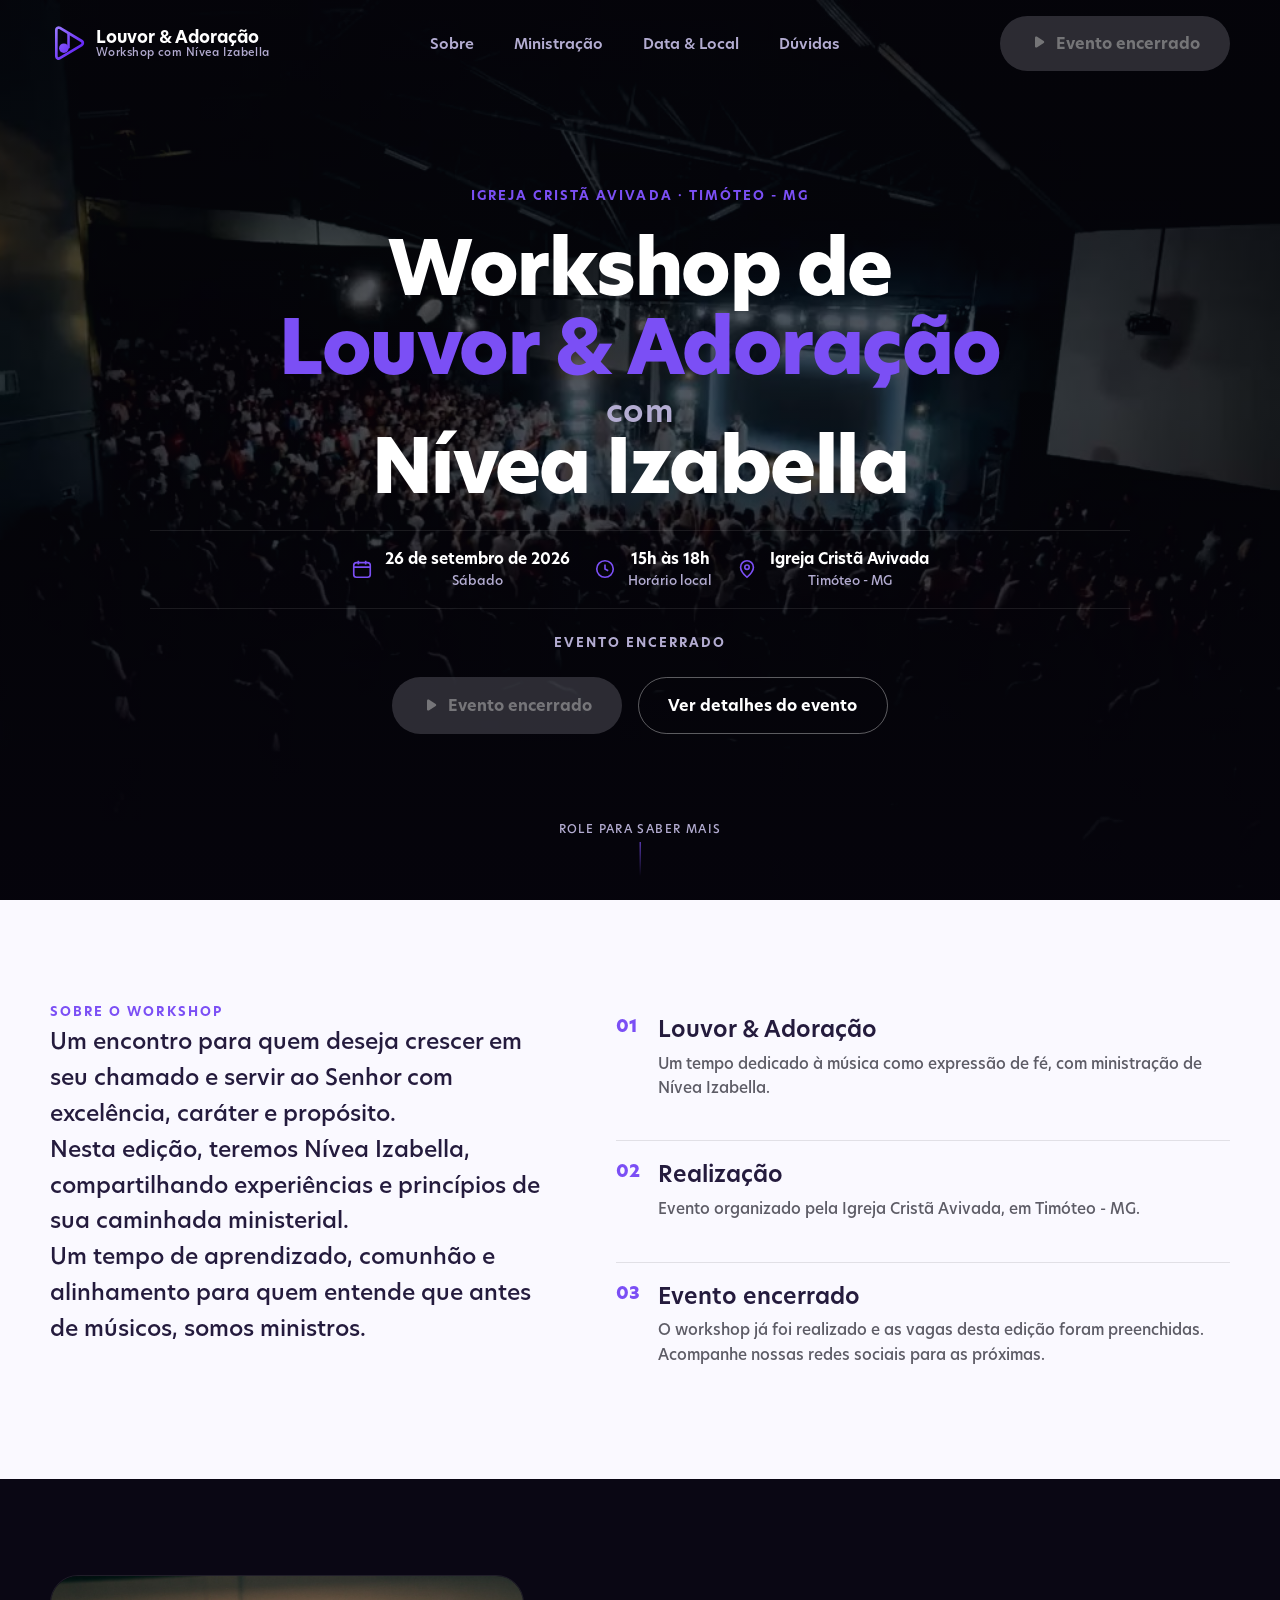
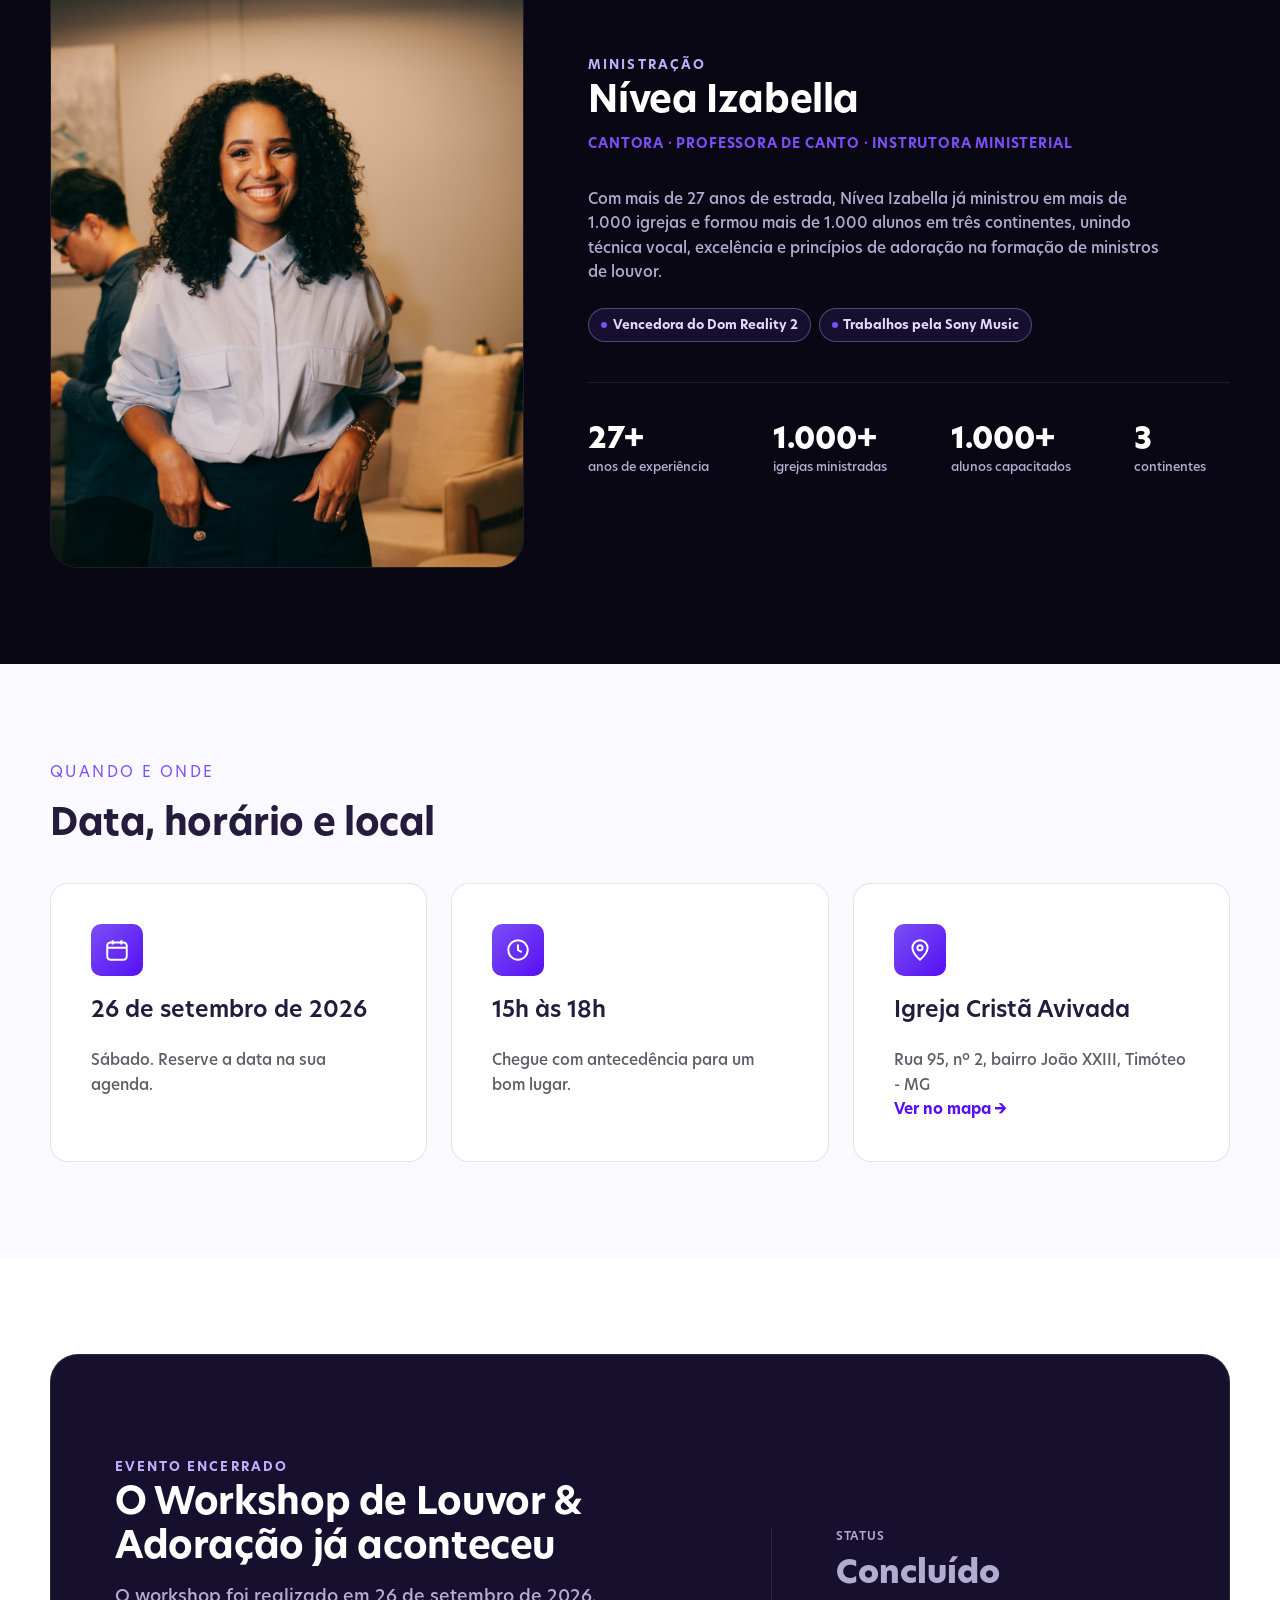
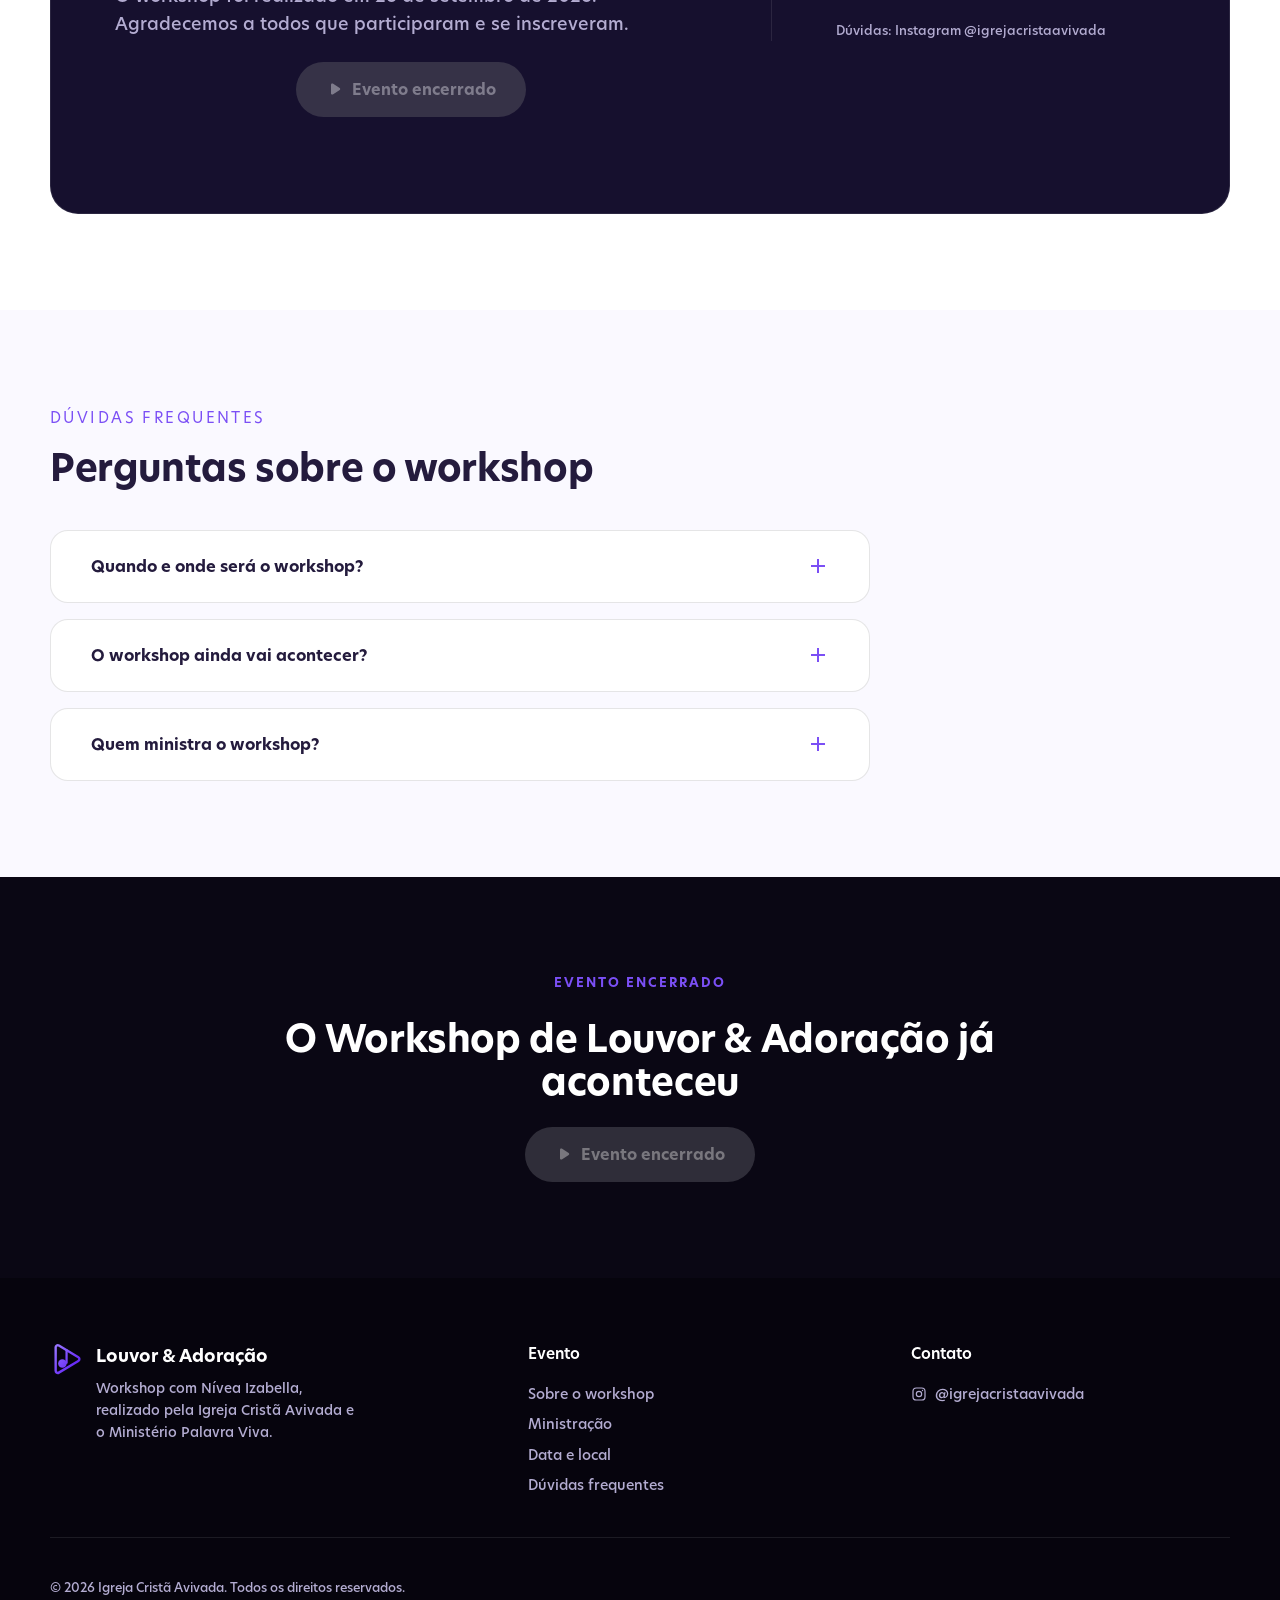
<file: index.html>
<!DOCTYPE html>
<html lang="pt-BR">
<head>
  <meta charset="UTF-8">
  <meta name="viewport" content="width=device-width, initial-scale=1.0, viewport-fit=cover">
  <title>Workshop de Louvor & Adoração</title>
  <meta name="description" content="Workshop de Louvor & Adoração com Nívea Izabella. Realizado em 26 de setembro de 2026, das 15h às 18h, na Igreja Cristã Avivada, em Timóteo - MG. Evento encerrado.">
  <meta name="theme-color" content="#0A0714">
  <link rel="canonical" href="https://workshopniveaizabella.netlify.app/">

  <!-- Open Graph -->
  <meta property="og:type" content="website">
  <meta property="og:title" content="Workshop de Louvor & Adoração">
  <meta property="og:description" content="26 de setembro de 2026 · 15h às 18h · Igreja Cristã Avivada · Timóteo - MG · Evento encerrado">
  <meta property="og:url" content="https://workshopniveaizabella.netlify.app/">
  <meta property="og:site_name" content="Workshop de Louvor & Adoração">
  <meta property="og:image" content="https://workshopniveaizabella.netlify.app/assets/images/og-workshop.jpg">
  <meta property="og:image:width" content="1200">
  <meta property="og:image:height" content="630">
  <meta property="og:image:alt" content="Workshop de Louvor & Adoração com Nívea Izabella em Timóteo, MG">
  <meta property="og:locale" content="pt_BR">

  <!-- Twitter Card -->
  <meta name="twitter:card" content="summary_large_image">
  <meta name="twitter:title" content="Workshop de Louvor & Adoração com Nívea Izabella">
  <meta name="twitter:description" content="26 de setembro de 2026 · 15h às 18h · Igreja Cristã Avivada · Timóteo - MG · Evento encerrado">
  <meta name="twitter:image" content="https://workshopniveaizabella.netlify.app/assets/images/og-workshop.jpg">
  <meta name="twitter:image:alt" content="Workshop de Louvor & Adoração com Nívea Izabella em Timóteo, MG">

  <!-- Favicon -->
  <link rel="icon" type="image/svg+xml" href="assets/logos/logo-icon.svg">

  <!-- Fonte oficial da marca: Hero New (arquivos em assets/fonts/) -->
  <link rel="preload" as="font" type="font/woff" href="assets/fonts/hero-new-regular.woff" crossorigin>
  <link rel="preload" as="font" type="font/woff" href="assets/fonts/hero-new-extrabold.woff" crossorigin>

  <link rel="preload" as="image" href="assets/images/hero-bg-poster.jpg" fetchpriority="high">
  <link rel="stylesheet" href="css/style.css">
  <!-- Dados estruturados do evento para mecanismos de busca -->
  <script type="application/ld+json">
  {
    "@context": "https://schema.org",
    "@type": "Event",
    "name": "Workshop de Louvor & Adoração",
    "description": "Workshop de Louvor & Adoração com Nívea Izabella, realizado pela Igreja Cristã Avivada em Timóteo, MG.",
    "startDate": "2026-09-26T15:00:00-03:00",
    "endDate": "2026-09-26T18:00:00-03:00",
    "eventStatus": "https://schema.org/EventScheduled",
    "eventAttendanceMode": "https://schema.org/OfflineEventAttendanceMode",
    "image": ["https://workshopniveaizabella.netlify.app/assets/images/og-workshop.jpg"],
    "location": {
      "@type": "Place",
      "name": "Igreja Cristã Avivada",
      "address": {
        "@type": "PostalAddress",
        "streetAddress": "Rua 95, nº 2, bairro João XXIII",
        "addressLocality": "Timóteo",
        "addressRegion": "MG",
        "addressCountry": "BR"
      }
    },
    "performer": {
      "@type": "Person",
      "name": "Nívea Izabella"
    },
    "organizer": {
      "@type": "Organization",
      "name": "Igreja Cristã Avivada"
    },
    "offers": {
      "@type": "Offer",
      "url": "https://www.e-inscricao.com/igreja-crist-avivada/workshopniveaisabella",
      "price": "39.90",
      "priceCurrency": "BRL",
      "availability": "https://schema.org/SoldOut"
    }
  }
  </script>
</head>
<body>
  <a href="#main" class="skip-link">Pular para o conteúdo</a>

  <header class="site-header" id="siteHeader">
    <div class="container header__inner">
      <a href="#hero" class="brand" aria-label="Workshop de Louvor e Adoração, página inicial">
        <img class="brand__icon" src="assets/logos/logo-icon.svg" alt="" width="38" height="38">
        <span class="brand__text">
          <strong>Louvor & Adoração</strong>
          <span>Workshop com Nívea Izabella</span>
        </span>
      </a>

      <nav class="nav" id="primaryNav" aria-label="Navegação principal">
        <ul>
          <li><a href="#sobre">Sobre</a></li>
          <li><a href="#ministracao">Ministração</a></li>
          <li><a href="#detalhes">Data & Local</a></li>
          <li><a href="#faq">Dúvidas</a></li>
        </ul>
      </nav>

      <a class="btn btn--primary nav-cta" aria-disabled="true" tabindex="-1" role="link">
        <svg class="btn__play" viewBox="0 0 18 18" fill="none" aria-hidden="true"><path d="M5 3.6C5 2.7 6 2.1 6.8 2.6L13.7 7C14.4 7.5 14.4 8.5 13.7 9L6.8 13.4C6 13.9 5 13.3 5 12.4V3.6Z" fill="currentColor"/></svg>
        Evento encerrado
      </a>

      <button class="menu-toggle" id="menuToggle" type="button" aria-expanded="false" aria-controls="mobileMenu" aria-label="Abrir menu de navegação">
        <span></span><span></span><span></span>
      </button>
    </div>

  </header>


    <nav class="mobile-menu" id="mobileMenu" data-state="closed" aria-label="Navegação mobile">
      <ul>
        <li><a href="#sobre">Sobre</a></li>
        <li><a href="#ministracao">Ministração</a></li>
        <li><a href="#detalhes">Data & Local</a></li>
        <li><a href="#faq">Dúvidas</a></li>
      </ul>
      <a class="btn btn--primary" aria-disabled="true" tabindex="-1" role="link">Evento encerrado</a>
    </nav>
  <main id="main">

    <!-- HERO -->
    <section class="hero" id="hero">
      <video
        class="hero__video-bg"
        id="heroVideo"
        poster="assets/images/hero-bg-poster.jpg"
        muted
        loop
        playsinline
        preload="none"
        data-src-desktop="assets/videos/hero-bg.mp4"
        data-src-mobile="assets/videos/hero-bg-mobile.mp4"
        aria-hidden="true"
      ></video>
      <div class="hero__scrim" aria-hidden="true"></div>
      <div class="container hero__grid">
        <div class="hero__content">
          <p class="eyebrow" data-reveal>Igreja Cristã Avivada · Timóteo - MG</p>

          <h1 class="hero__title" data-reveal>
            <span class="line">Workshop de</span>
            <span class="line line--accent">Louvor & Adoração</span>
            <span class="line line--with">com</span>
            <span class="line line--name">Nívea Izabella</span>
          </h1>

          <div class="hero__meta" data-reveal>
            <div class="hero__meta-item">
              <svg viewBox="0 0 24 24" fill="none" stroke="currentColor" stroke-width="1.8" aria-hidden="true"><rect x="3" y="5" width="18" height="16" rx="3"/><path d="M8 3v4M16 3v4M3 10h18"/></svg>
              <span>
                <strong>26 de setembro de 2026</strong>
                <span>Sábado</span>
              </span>
            </div>
            <div class="hero__meta-item">
              <svg viewBox="0 0 24 24" fill="none" stroke="currentColor" stroke-width="1.8" aria-hidden="true"><circle cx="12" cy="12" r="9"/><path d="M12 7v5l3.5 2"/></svg>
              <span>
                <strong>15h às 18h</strong>
                <span>Horário local</span>
              </span>
            </div>
            <div class="hero__meta-item">
              <svg viewBox="0 0 24 24" fill="none" stroke="currentColor" stroke-width="1.8" aria-hidden="true"><path d="M12 21s-7-6.1-7-11a7 7 0 0 1 14 0c0 4.9-7 11-7 11Z"/><circle cx="12" cy="10" r="2.4"/></svg>
              <span>
                <strong>Igreja Cristã Avivada</strong>
                <span>Timóteo - MG</span>
              </span>
            </div>
          </div>

          <div class="hero__countdown" id="countdown" data-reveal>
            <p class="hero__countdown-label">Faltam</p>
            <div class="hero__countdown-grid">
              <div class="countdown__unit">
                <span class="countdown__value" id="cdDays">00</span>
                <span class="countdown__unit-label">dias</span>
              </div>
              <div class="countdown__unit">
                <span class="countdown__value" id="cdHours">00</span>
                <span class="countdown__unit-label">horas</span>
              </div>
              <div class="countdown__unit">
                <span class="countdown__value" id="cdMinutes">00</span>
                <span class="countdown__unit-label">min</span>
              </div>
              <div class="countdown__unit">
                <span class="countdown__value" id="cdSeconds">00</span>
                <span class="countdown__unit-label">seg</span>
              </div>
            </div>
          </div>

          <div class="hero__actions" data-reveal>
            <a class="btn btn--primary" aria-disabled="true" tabindex="-1" role="link">
              <svg class="btn__play" viewBox="0 0 18 18" fill="none" aria-hidden="true"><path d="M5 3.6C5 2.7 6 2.1 6.8 2.6L13.7 7C14.4 7.5 14.4 8.5 13.7 9L6.8 13.4C6 13.9 5 13.3 5 12.4V3.6Z" fill="currentColor"/></svg>
              Evento encerrado
            </a>
            <a class="btn btn--ghost" href="#detalhes">Ver detalhes do evento</a>
          </div>
        </div>

      </div>

      <div class="hero__scroll" aria-hidden="true">
        <span>Role para saber mais</span>
        <span class="hero__scroll-line"></span>
      </div>
    </section>

    <!-- SOBRE -->
    <section class="section section--light sobre" id="sobre">
      <div class="container sobre__grid">
        <div data-reveal>
          <p class="eyebrow">Sobre o workshop</p>
          <p class="sobre__lead">Um encontro para quem deseja crescer em seu chamado e servir ao Senhor com excelência, caráter e propósito.</p>
          <p class="sobre__lead">Nesta edição, teremos Nívea Izabella, compartilhando experiências e princípios de sua caminhada ministerial.</p>
          <p class="sobre__lead">Um tempo de aprendizado, comunhão e alinhamento para quem entende que antes de músicos, somos ministros.</p>
        </div>
        <ul class="sobre__list" data-reveal-group>
          <li data-reveal style="--reveal-index:0">
            <span class="num">01</span>
            <div>
              <h3>Louvor & Adoração</h3>
              <p>Um tempo dedicado à música como expressão de fé, com ministração de Nívea Izabella.</p>
            </div>
          </li>
          <li data-reveal style="--reveal-index:1">
            <span class="num">02</span>
            <div>
              <h3>Realização</h3>
              <p>Evento organizado pela Igreja Cristã Avivada, em Timóteo - MG.</p>
            </div>
          </li>
          <li data-reveal style="--reveal-index:2">
            <span class="num">03</span>
            <div>
              <h3>Evento encerrado</h3>
              <p>O workshop já foi realizado e as vagas desta edição foram preenchidas. Acompanhe nossas redes sociais para as próximas.</p>
            </div>
          </li>
        </ul>
      </div>
    </section>

    <!-- MINISTRAÇÃO -->
    <section class="section section--dark ministracao" id="ministracao">
      <div class="container ministracao__grid">
        <div class="ministracao__portrait" data-reveal="scale">
          <img src="assets/images/hero-art.jpg" alt="Nívea Izabella durante o workshop de louvor e adoração" loading="lazy" width="1600" height="900">
        </div>
        <div data-reveal>
          <p class="eyebrow">Ministração</p>
          <h2 class="ministracao__name">Nívea Izabella</h2>
          <span class="ministracao__role">Cantora · Professora de Canto · Instrutora Ministerial</span>

          <p class="ministracao__bio">Com mais de 27 anos de estrada, Nívea Izabella já ministrou em mais de 1.000 igrejas e formou mais de 1.000 alunos em três continentes, unindo técnica vocal, excelência e princípios de adoração na formação de ministros de louvor.</p>

          <div class="ministracao__badges">
            <span class="badge">Vencedora do Dom Reality 2</span>
            <span class="badge">Trabalhos pela Sony Music</span>
          </div>

          <dl class="ministracao__stats">
            <div class="ministracao__stat">
              <dt>27+</dt>
              <dd>anos de experiência</dd>
            </div>
            <div class="ministracao__stat">
              <dt>1.000+</dt>
              <dd>igrejas ministradas</dd>
            </div>
            <div class="ministracao__stat">
              <dt>1.000+</dt>
              <dd>alunos capacitados</dd>
            </div>
            <div class="ministracao__stat">
              <dt>3</dt>
              <dd>continentes</dd>
            </div>
          </dl>
        </div>
      </div>
    </section>

    <!-- DATA / HORÁRIO / LOCAL -->
    <section class="section section--light detalhes" id="detalhes">
      <div class="container">
        <div class="section-head" data-reveal>
          <p class="eyebrow">Quando e onde</p>
          <h2>Data, horário e local</h2>
        </div>
        <div class="detalhes__grid" data-reveal-group>
          <div class="detalhes__card" data-reveal style="--reveal-index:0">
            <span class="detalhes__icon">
              <svg viewBox="0 0 24 24" fill="none" stroke="currentColor" stroke-width="1.8" aria-hidden="true"><rect x="3" y="5" width="18" height="16" rx="3"/><path d="M8 3v4M16 3v4M3 10h18"/></svg>
            </span>
            <h3>26 de setembro de 2026</h3>
            <p>Sábado. Reserve a data na sua agenda.</p>
          </div>
          <div class="detalhes__card" data-reveal style="--reveal-index:1">
            <span class="detalhes__icon">
              <svg viewBox="0 0 24 24" fill="none" stroke="currentColor" stroke-width="1.8" aria-hidden="true"><circle cx="12" cy="12" r="9"/><path d="M12 7v5l3.5 2"/></svg>
            </span>
            <h3>15h às 18h</h3>
            <p>Chegue com antecedência para um bom lugar.</p>
          </div>
          <div class="detalhes__card" data-reveal style="--reveal-index:2">
            <span class="detalhes__icon">
              <svg viewBox="0 0 24 24" fill="none" stroke="currentColor" stroke-width="1.8" aria-hidden="true"><path d="M12 21s-7-6.1-7-11a7 7 0 0 1 14 0c0 4.9-7 11-7 11Z"/><circle cx="12" cy="10" r="2.4"/></svg>
            </span>
            <h3>Igreja Cristã Avivada</h3>
            <p>Rua 95, nº 2, bairro João XXIII, Timóteo - MG<br><a href="https://maps.app.goo.gl/DPNBqwjyKdjv3Kt18" target="_blank" rel="noopener">Ver no mapa →</a></p>
          </div>
        </div>
      </div>
    </section>

    <!-- INSCRIÇÃO -->
    <section class="section inscricao-section" id="inscricao">
      <div class="container">
        <div class="inscricao__panel" data-reveal>
          <div>
            <p class="eyebrow">Evento encerrado</p>
            <h2>O Workshop de Louvor & Adoração já aconteceu</h2>
            <p>O workshop foi realizado em 26 de setembro de 2026. Agradecemos a todos que participaram e se inscreveram.</p>
            <div class="hero__actions" style="margin-top: var(--space-md);">
              <a class="btn btn--primary" aria-disabled="true" tabindex="-1" role="link">
                <svg class="btn__play" viewBox="0 0 18 18" fill="none" aria-hidden="true"><path d="M5 3.6C5 2.7 6 2.1 6.8 2.6L13.7 7C14.4 7.5 14.4 8.5 13.7 9L6.8 13.4C6 13.9 5 13.3 5 12.4V3.6Z" fill="currentColor"/></svg>
                Evento encerrado
              </a>
            </div>
          </div>
          <div class="inscricao__price">
            <p class="inscricao__price-value"><span>Status</span>Concluído</p>
            <p class="inscricao__note">Dúvidas: <a href="https://instagram.com/igrejacristaavivada" target="_blank" rel="noopener">Instagram @igrejacristaavivada</a></p>
          </div>
        </div>
      </div>
    </section>

    <!-- FAQ -->
    <section class="section section--light faq" id="faq">
      <div class="container">
        <div class="section-head" data-reveal>
          <p class="eyebrow">Dúvidas frequentes</p>
          <h2>Perguntas sobre o workshop</h2>
        </div>
        <div class="faq__list" data-reveal>
          <div class="faq__item" data-open="false">
            <h3>
              <button class="faq__question" aria-expanded="false" aria-controls="faq-answer-1" id="faq-question-1">
                Quando e onde será o workshop?
                <span class="faq__icon" aria-hidden="true"></span>
              </button>
            </h3>
            <div class="faq__answer" id="faq-answer-1" role="region" aria-labelledby="faq-question-1">
              <div class="faq__answer-inner">
                <p>O workshop acontece no dia 26 de setembro de 2026, das 15h às 18h, na Igreja Cristã Avivada, Rua 95, nº 2, bairro João XXIII, Timóteo - MG.</p>
              </div>
            </div>
          </div>

          <div class="faq__item" data-open="false">
            <h3>
              <button class="faq__question" aria-expanded="false" aria-controls="faq-answer-2" id="faq-question-2">
                O workshop ainda vai acontecer?
                <span class="faq__icon" aria-hidden="true"></span>
              </button>
            </h3>
            <div class="faq__answer" id="faq-answer-2" role="region" aria-labelledby="faq-question-2">
              <div class="faq__answer-inner">
                <p>Não. O workshop foi realizado em 26 de setembro de 2026 e as inscrições já estão encerradas. Acompanhe o Instagram @igrejacristaavivada para saber sobre próximas edições.</p>
              </div>
            </div>
          </div>

          <div class="faq__item" data-open="false">
            <h3>
              <button class="faq__question" aria-expanded="false" aria-controls="faq-answer-3" id="faq-question-3">
                Quem ministra o workshop?
                <span class="faq__icon" aria-hidden="true"></span>
              </button>
            </h3>
            <div class="faq__answer" id="faq-answer-3" role="region" aria-labelledby="faq-question-3">
              <div class="faq__answer-inner">
                <p>A ministração é de Nívea Izabella, cantora, professora de canto e instrutora ministerial com mais de 27 anos de experiência, mais de 1.000 igrejas ministradas e vencedora do Dom Reality 2.</p>
              </div>
            </div>
          </div>
        </div>
      </div>
    </section>

    <!-- CTA FINAL -->
    <section class="section cta-final">
      <div class="container cta-final__inner" data-reveal>
        <p class="eyebrow">Evento encerrado</p>
        <h2>O Workshop de Louvor & Adoração já aconteceu</h2>
        <a class="btn btn--primary" aria-disabled="true" tabindex="-1" role="link">
          <svg class="btn__play" viewBox="0 0 18 18" fill="none" aria-hidden="true"><path d="M5 3.6C5 2.7 6 2.1 6.8 2.6L13.7 7C14.4 7.5 14.4 8.5 13.7 9L6.8 13.4C6 13.9 5 13.3 5 12.4V3.6Z" fill="currentColor"/></svg>
          Evento encerrado
        </a>
      </div>
    </section>

  </main>

  <footer class="site-footer">
    <div class="container">
      <div class="footer__grid">
        <div class="footer__brand">
          <img class="footer__brand-icon" src="assets/logos/logo-icon.svg" alt="" width="34" height="34">
          <div>
            <strong>Louvor & Adoração</strong>
            <p>Workshop com Nívea Izabella, realizado pela Igreja Cristã Avivada e o Ministério Palavra Viva.</p>
          </div>
        </div>
        <div class="footer__col">
          <h3>Evento</h3>
          <ul>
            <li><a href="#sobre">Sobre o workshop</a></li>
            <li><a href="#ministracao">Ministração</a></li>
            <li><a href="#detalhes">Data e local</a></li>
            <li><a href="#faq">Dúvidas frequentes</a></li>
          </ul>
        </div>
        <div class="footer__col">
          <h3>Contato</h3>
          <ul>
            <li>
              <a class="footer__instagram" href="https://instagram.com/igrejacristaavivada" target="_blank" rel="noopener" aria-label="Instagram @igrejacristaavivada">
                <svg class="footer__instagram-icon" viewBox="0 0 24 24" fill="none" stroke="currentColor" stroke-width="1.8" aria-hidden="true">
                  <rect x="3" y="3" width="18" height="18" rx="5"></rect>
                  <circle cx="12" cy="12" r="4"></circle>
                  <circle cx="17.3" cy="6.7" r="1" fill="currentColor" stroke="none"></circle>
                </svg>
                <span>@igrejacristaavivada</span>
              </a>
            </li>
          </ul>
        </div>
      </div>
      <div class="footer__bottom">
        <span>© 2026 Igreja Cristã Avivada. Todos os direitos reservados.</span>
      </div>
    </div>
  </footer>

  <script src="js/script.js" defer></script>
</body>
</html>
</file>
<file: css/style.css>
/* ==========================================================================
   Workshop de Louvor & Adoração com Nívea Izabella
   Igreja Cristã Avivada / Ministério Palavra Viva
   Estilos da landing page — organizado em blocos numerados, cada um
   cuidando de uma parte da página (header, hero, seções, etc.)
   ========================================================================== */

/* --------------------------------------------------------------------------
   1. FONTE — Hero New
   Fonte oficial da marca. Arquivos em assets/fonts/, formato .woff.
   -------------------------------------------------------------------------- */

@font-face {
  font-family: "Hero New";
  src: url("../assets/fonts/hero-new-extrabold.woff") format("woff");
  font-weight: 800;
  font-style: normal;
  font-display: swap;
}
@font-face {
  font-family: "Hero New";
  src: url("../assets/fonts/hero-new-bold.woff") format("woff");
  font-weight: 700;
  font-style: normal;
  font-display: swap;
}
@font-face {
  font-family: "Hero New";
  src: url("../assets/fonts/hero-new-semibold.woff") format("woff");
  font-weight: 600;
  font-style: normal;
  font-display: swap;
}
@font-face {
  font-family: "Hero New";
  src: url("../assets/fonts/hero-new-medium.woff") format("woff");
  font-weight: 500;
  font-style: normal;
  font-display: swap;
}
@font-face {
  font-family: "Hero New";
  src: url("../assets/fonts/hero-new-regular.woff") format("woff");
  font-weight: 400;
  font-style: normal;
  font-display: swap;
}

/* --------------------------------------------------------------------------
   2. VARIÁVEIS GLOBAIS (design tokens)
   Tudo que se repete pela página — cores, fontes, espaçamentos — mora
   aqui. Mudou algo aqui, muda no site inteiro de uma vez só.
   -------------------------------------------------------------------------- */
:root {
  /* Cores oficiais da marca */
  --color-primary: #7B4FF5;
  --color-secondary: #560FF3;
  --color-white: #FFFFFF;
  --color-text: #5D5C66;

  /* Tons derivados das cores acima (fundos escuros, superfícies, brilho) */
  --color-bg-dark: #0A0714;
  --color-bg-light: #FAF9FF;
  --color-surface-dark: #16102E;
  --color-surface-dark-border: rgba(255, 255, 255, 0.09);
  --color-line-light: rgba(93, 92, 102, 0.16);
  --color-text-on-dark: #E8E4F7;
  --color-text-on-dark-muted: #B3ACD1;

  --gradient-primary: linear-gradient(135deg, var(--color-primary) 0%, var(--color-secondary) 100%);

  /* Fontes — Hero New é a fonte oficial da marca */
  --font-display: "Hero New", "Plus Jakarta Sans", -apple-system, BlinkMacSystemFont, "Segoe UI", sans-serif;
  --font-body: "Hero New", "Plus Jakarta Sans", -apple-system, BlinkMacSystemFont, "Segoe UI", sans-serif;

  --fs-h1: clamp(2.35rem, 1.35rem + 4.6vw, 4.7rem);
  --fs-h2: clamp(1.65rem, 1.3rem + 1.5vw, 2.35rem);
  --fs-h3: clamp(1.15rem, 1.02rem + 0.6vw, 1.4rem);
  --fs-body: clamp(1rem, 0.95rem + 0.2vw, 1.1rem);
  --fs-desc: 0.95rem;
  --fs-eyebrow: 0.8rem;

  /* Espaçamento */
  --space-3xs: 0.25rem;
  --space-2xs: 0.5rem;
  --space-xs: 0.75rem;
  --space-sm: 1rem;
  --space-md: 1.5rem;
  --space-lg: 2.5rem;
  --space-xl: 4rem;
  --space-2xl: 6rem;
  --space-3xl: 8.5rem;

  --container-width: min(1180px, calc(100% - 3rem));

  /* Raio e sombra */
  --radius-sm: 10px;
  --radius-md: 18px;
  --radius-lg: 28px;
  --radius-pill: 999px;
  --shadow-btn: 0 10px 24px -10px rgba(20, 8, 50, 0.4);
  --shadow-btn-hover: 0 16px 34px -12px rgba(20, 8, 50, 0.45);
  --shadow-soft: 0 12px 40px -12px rgba(20, 8, 50, 0.25);

  /* Transições */
  --ease-standard: cubic-bezier(0.22, 1, 0.36, 1);
  --transition-fast: 0.2s var(--ease-standard);
  --transition-med: 0.45s var(--ease-standard);
  --transition-slow: 0.8s var(--ease-standard);

  --header-height: 76px;
}

/* --------------------------------------------------------------------------
   3. RESET
   Zera estilos padrão do navegador pra começar do zero, sem surpresa.
   -------------------------------------------------------------------------- */
*, *::before, *::after { box-sizing: border-box; }

html {
  scroll-behavior: smooth;
  scroll-padding-top: var(--header-height);
}

body {
  margin: 0;
  font-family: var(--font-body);
  font-weight: 500;
  font-size: var(--fs-body);
  line-height: 1.6;
  color: var(--color-text);
  background: var(--color-white);
  -webkit-font-smoothing: antialiased;
  -webkit-tap-highlight-color: transparent;
  overflow-x: hidden;
}

img { max-width: 100%; display: block; }

h1, h2, h3, p, ul, figure { margin: 0; }

ul { padding: 0; list-style: none; }

a { color: inherit; text-decoration: none; }

button { font-family: inherit; cursor: pointer; background: none; border: none; color: inherit; }

svg { display: block; }

/* Contorno ao navegar com teclado (Tab) — importante pra acessibilidade */
:focus-visible {
  outline: 2.5px solid var(--color-primary);
  outline-offset: 3px;
  border-radius: 4px;
}

.skip-link {
  position: fixed;
  top: -60px;
  left: var(--space-md);
  z-index: 999;
  background: var(--color-secondary);
  color: var(--color-white);
  padding: var(--space-2xs) var(--space-sm);
  border-radius: var(--radius-sm);
  font-weight: 700;
  transition: top var(--transition-fast);
}
.skip-link:focus { top: var(--space-md); }

@media (prefers-reduced-motion: reduce) {
  html { scroll-behavior: auto; }
  *, *::before, *::after {
    animation-duration: 0.001ms !important;
    animation-iteration-count: 1 !important;
    transition-duration: 0.001ms !important;
    scroll-behavior: auto !important;
  }
}

/* --------------------------------------------------------------------------
   4. CLASSES DE USO GERAL
   Peças reaproveitadas em várias seções (container, títulos, seções claras
   e escuras, etc.)
   -------------------------------------------------------------------------- */
.container {
  width: var(--container-width);
  margin-inline: auto;
}

.section { padding-block: var(--space-2xl); position: relative; }
.section--dark {
  background: var(--color-bg-dark);
  color: var(--color-text-on-dark-muted);
}
.section--light { background: var(--color-bg-light); }

.eyebrow {
  display: inline-flex;
  align-items: center;
  font-size: var(--fs-eyebrow);
  font-weight: 700;
  letter-spacing: 0.16em;
  text-transform: uppercase;
  color: var(--color-primary);
}
.section--dark .eyebrow { color: #C4AEFF; }

/* Garante que nenhum desses textos use gradiente — só cor sólida mesmo */
.hero__title,
.hero__title .line,
.hero__title .line--accent,
.hero__title .line--with,
.hero__title .line--name,
.eyebrow,
.section-head,
.ministracao__role,
.ministracao__bio,
.badge,
.inscricao__price-value,
.inscricao__note,
.btn {
  background-image: none !important;
  -webkit-background-clip: initial !important;
  background-clip: initial !important;
}


h1 {
  font-family: var(--font-display);
  font-size: var(--fs-h1);
  font-weight: 800;
  line-height: 1.04;
  letter-spacing: -0.02em;
}
h2 {
  font-family: var(--font-display);
  font-size: var(--fs-h2);
  font-weight: 700;
  line-height: 1.15;
  letter-spacing: -0.01em;
  color: #241B3D;
}
.section--dark h2 { color: var(--color-white); }
h3 {
  font-family: var(--font-display);
  font-size: var(--fs-h3);
  font-weight: 600;
  color: #241B3D;
}
.section--dark h3 { color: var(--color-white); }

.section-head {
  max-width: 640px;
  margin-bottom: var(--space-lg);
  display: flex;
  flex-direction: column;
  gap: var(--space-sm);
}
.section-head p { font-size: var(--fs-desc); font-weight: 400; }

/* Botões (o "primary" roxo cheio e o "ghost" só com borda) */
.btn {
  display: inline-flex;
  align-items: center;
  justify-content: center;
  gap: var(--space-2xs);
  padding: 0.95em 1.9em;
  border-radius: var(--radius-pill);
  font-weight: 700;
  font-size: 0.98rem;
  white-space: nowrap;
  transition: transform var(--transition-fast), box-shadow var(--transition-fast), background var(--transition-fast);
}
.btn:active { transform: scale(0.97); }
.btn--primary {
  background: var(--color-primary);
  color: var(--color-white);
  box-shadow: var(--shadow-btn);
}
.btn--primary:hover { transform: translateY(-2px); background: var(--color-secondary); box-shadow: var(--shadow-btn-hover); }
.btn--primary:active { transform: translateY(0) scale(0.97); box-shadow: var(--shadow-btn); }
.btn--primary:disabled,
.btn--primary[aria-disabled="true"] {
  background: var(--color-text);
  opacity: 0.45;
  box-shadow: none;
  transform: none;
  cursor: not-allowed;
}

.btn--ghost {
  background: transparent;
  color: var(--color-white);
  border: 1.5px solid rgba(255, 255, 255, 0.35);
}
.btn--ghost:hover { border-color: var(--color-white); background: rgba(255, 255, 255, 0.06); }
.btn--ghost:active { background: rgba(255, 255, 255, 0.1); }
.btn--ghost:disabled,
.btn--ghost[aria-disabled="true"] {
  opacity: 0.4;
  cursor: not-allowed;
  background: transparent;
}

/* Ícone de "play" que aparece dentro dos botões (detalhe da identidade visual) */
.btn__play {
  width: 18px;
  height: 18px;
  flex-shrink: 0;
}

/* --------------------------------------------------------------------------
   5. HEADER (topo fixo + menu mobile)
   -------------------------------------------------------------------------- */
.site-header {
  position: fixed;
  top: 0;
  left: 0;
  width: 100%;
  z-index: 1000;
  padding-block: var(--space-sm);
  padding-left: max(0px, env(safe-area-inset-left));
  padding-right: max(0px, env(safe-area-inset-right));
  transition: background var(--transition-med), padding var(--transition-med), box-shadow var(--transition-med);
}
.site-header.is-scrolled {
  background: rgba(10, 7, 20, 0.82);
  backdrop-filter: blur(14px) saturate(140%);
  -webkit-backdrop-filter: blur(14px) saturate(140%);
  padding-block: var(--space-xs);
  box-shadow: 0 10px 30px -18px rgba(0, 0, 0, 0.6);
}

.header__inner {
  display: flex;
  align-items: center;
  justify-content: space-between;
  gap: var(--space-md);
}

.brand {
  display: flex;
  align-items: center;
  gap: var(--space-2xs);
  color: var(--color-white);
  font-family: var(--font-display);
  font-weight: 700;
  font-size: 1.05rem;
  line-height: 1.1;
}
.brand__icon { width: 38px; height: 38px; flex-shrink: 0; }
.brand__text strong { display: block; color: var(--color-white); }
.brand__text span { display: block; font-size: 0.68rem; font-weight: 500; color: var(--color-text-on-dark-muted); letter-spacing: 0.04em; }

.nav { flex: 1; }
.nav ul {
  display: flex;
  justify-content: center;
  gap: var(--space-lg);
}
.nav a {
  color: var(--color-text-on-dark-muted);
  font-weight: 600;
  font-size: 0.92rem;
  padding-block: var(--space-3xs);
  border-bottom: 2px solid transparent;
  transition: color var(--transition-fast), border-color var(--transition-fast);
}
.nav a:hover, .nav a:focus-visible { color: var(--color-white); border-color: var(--color-primary); }

.nav-cta { flex-shrink: 0; }

.menu-toggle {
  display: none;
  flex-direction: column;
  justify-content: center;
  gap: 5px;
  width: 44px;
  height: 44px;
  border-radius: var(--radius-sm);
}
.menu-toggle span {
  display: block;
  width: 22px;
  height: 2px;
  background: var(--color-white);
  border-radius: 2px;
  transition: transform var(--transition-fast), opacity var(--transition-fast);
  margin-inline: auto;
}
.menu-toggle[aria-expanded="true"] span:nth-child(1) { transform: translateY(7px) rotate(45deg); }
.menu-toggle[aria-expanded="true"] span:nth-child(2) { opacity: 0; }
.menu-toggle[aria-expanded="true"] span:nth-child(3) { transform: translateY(-7px) rotate(-45deg); }

.mobile-menu {
  position: fixed;
  inset: 0;
  height: 100dvh;
  max-height: 100dvh;
  background: rgba(10, 7, 20, 0.98);
  backdrop-filter: blur(10px);
  display: flex;
  flex-direction: column;
  align-items: center;
  justify-content: flex-start;
  gap: var(--space-lg);
  padding: calc(var(--header-height) + var(--space-lg)) max(var(--space-md), env(safe-area-inset-right)) max(var(--space-lg), env(safe-area-inset-bottom)) max(var(--space-md), env(safe-area-inset-left));
  transform: translateX(100%);
  transition: transform var(--transition-med);
  z-index: 999;
  overflow-y: auto;
}
.mobile-menu[data-state="open"] { transform: translateX(0); }
.mobile-menu ul {
  display: flex;
  flex-direction: column;
  align-items: center;
  gap: var(--space-md);
}
.mobile-menu a { font-size: 1.4rem; font-weight: 700; color: var(--color-white); font-family: var(--font-display); }

/* --------------------------------------------------------------------------
   7. HERO (a primeira seção, com o vídeo de fundo e a chamada principal)
   -------------------------------------------------------------------------- */
.hero {
  position: relative;
  min-height: 100svh;
  display: flex;
  align-items: center;
  background: var(--color-bg-dark) url("../assets/images/hero-bg-poster.jpg") center 30% / cover no-repeat;
  color: var(--color-white);
  overflow: hidden;
  padding-top: calc(var(--header-height) + var(--space-lg));
  padding-bottom: var(--space-2xl);
}

.hero__video-bg {
  position: absolute;
  inset: 0;
  width: 100%;
  height: 100%;
  object-fit: cover;
  object-position: center 30%;
  z-index: 0;
  background: var(--color-bg-dark);
}

/* Escurece o vídeo por baixo do texto, senão o texto fica difícil de ler */
.hero__scrim {
  position: absolute;
  inset: 0;
  background: linear-gradient(180deg, rgba(6, 4, 13, 0.72) 0%, rgba(6, 4, 13, 0.6) 45%, rgba(6, 4, 13, 0.88) 100%);
  z-index: 1;
  pointer-events: none;
}

.hero__grid {
  position: relative;
  z-index: 2;
  display: grid;
  grid-template-columns: 1fr;
  justify-items: center;
  align-items: center;
  gap: var(--space-xl);
  text-align: center;
}

.hero__content {
  display: flex;
  flex-direction: column;
  align-items: center;
  gap: var(--space-md);
  width: min(100%, 980px);
  min-width: 0;
}

.hero__title { color: var(--color-white); }
.hero__title .line { display: block; }
.hero__title .line--accent {
  background: none;
  color: var(--color-primary);
}
.hero__title .line--with {
  font-size: 0.42em;
  font-weight: 600;
  color: var(--color-text-on-dark-muted);
  letter-spacing: 0.02em;
  margin-top: var(--space-2xs);
}
.hero__title .line--name { color: var(--color-white); }

.hero__meta {
  display: flex;
  flex-wrap: wrap;
  justify-content: center;
  gap: var(--space-md);
  padding-block: var(--space-sm);
  border-top: 1px solid var(--color-surface-dark-border);
  border-bottom: 1px solid var(--color-surface-dark-border);
  width: 100%;
}
.hero__meta-item { display: flex; align-items: center; gap: var(--space-xs); }
.hero__meta-item svg { width: 22px; height: 22px; color: var(--color-primary); flex-shrink: 0; }
.hero__meta-item strong { display: block; color: var(--color-white); font-size: 0.95rem; font-weight: 700; }
.hero__meta-item span { display: block; font-size: 0.8rem; color: var(--color-text-on-dark-muted); }

/* Contagem regressiva até o evento */
.hero__countdown { display: flex; flex-direction: column; align-items: center; gap: var(--space-2xs); }
.hero__countdown-label {
  font-size: var(--fs-eyebrow);
  font-weight: 700;
  letter-spacing: 0.16em;
  text-transform: uppercase;
  color: var(--color-text-on-dark-muted);
}
.hero__countdown-grid { display: flex; gap: var(--space-sm); }
.countdown__unit {
  display: flex;
  flex-direction: column;
  align-items: center;
  gap: var(--space-3xs);
  min-width: 64px;
  padding: var(--space-xs) var(--space-2xs);
  border-radius: var(--radius-sm);
  background: rgba(255, 255, 255, 0.05);
  border: 1px solid var(--color-surface-dark-border);
}
.countdown__value {
  font-family: var(--font-display);
  font-weight: 800;
  font-size: clamp(1.5rem, 1.3rem + 1vw, 2rem);
  color: var(--color-white);
  line-height: 1;
  font-variant-numeric: tabular-nums;
}
.countdown__unit-label {
  font-size: 0.7rem;
  color: var(--color-text-on-dark-muted);
  text-transform: uppercase;
  letter-spacing: 0.06em;
}

.hero__actions {
  display: flex;
  flex-wrap: wrap;
  justify-content: center;
  gap: var(--space-sm);
  width: 100%;
}

.hero__scroll {
  position: absolute;
  bottom: var(--space-md);
  left: 50%;
  transform: translateX(-50%);
  z-index: 2;
  display: flex;
  flex-direction: column;
  align-items: center;
  gap: var(--space-3xs);
  color: var(--color-text-on-dark-muted);
  font-size: 0.72rem;
  letter-spacing: 0.12em;
  text-transform: uppercase;
}
.hero__scroll-line {
  width: 1px; height: 34px;
  background: linear-gradient(var(--color-primary), transparent);
}

/* --------------------------------------------------------------------------
   8. SEÇÃO "SOBRE O WORKSHOP"
   -------------------------------------------------------------------------- */
.sobre__grid {
  display: grid;
  min-width: 0;
  grid-template-columns: 0.9fr 1.1fr;
  gap: var(--space-xl);
  align-items: start;
}
.sobre__lead { font-size: var(--fs-h3); font-weight: 500; color: #241B3D; }
.sobre__list { display: grid; gap: var(--space-md); }
.sobre__list li {
  display: flex;
  gap: var(--space-sm);
  padding-block: var(--space-sm);
  border-top: 1px solid var(--color-line-light);
}
.sobre__list li:first-child { border-top: none; }
.sobre__list .num {
  font-family: var(--font-display);
  font-weight: 800;
  color: var(--color-primary);
  font-size: 1.1rem;
  min-width: 2ch;
}
.sobre__list h3 { margin-bottom: var(--space-3xs); }
.sobre__list p { font-size: var(--fs-desc); }

/* --------------------------------------------------------------------------
   9. SEÇÃO "MINISTRAÇÃO" (bio e números da Nívea Izabella)
   -------------------------------------------------------------------------- */
.ministracao { overflow: hidden; }
.ministracao__grid {
  display: grid;
  min-width: 0;
  grid-template-columns: 0.85fr 1.15fr;
  gap: var(--space-xl);
  align-items: center;
}
.ministracao__portrait {
  position: relative;
  border-radius: var(--radius-lg);
  overflow: hidden;
  aspect-ratio: 4 / 5;
  border: 1px solid var(--color-surface-dark-border);
}
.ministracao__portrait img { width: 100%; height: 100%; object-fit: cover; object-position: top center; }
.ministracao__name { color: var(--color-white); margin-bottom: var(--space-2xs); }
.ministracao__role {
  display: inline-block;
  color: var(--color-primary);
  font-weight: 700;
  font-size: 0.85rem;
  letter-spacing: 0.06em;
  text-transform: uppercase;
  margin-bottom: var(--space-sm);
}
.ministracao__bio {
  font-size: var(--fs-desc);
  color: var(--color-text-on-dark-muted);
  max-width: 52ch;
  margin-top: var(--space-sm);
}

.ministracao__badges {
  display: flex;
  flex-wrap: wrap;
  gap: var(--space-2xs);
  margin-top: var(--space-md);
}
.badge {
  display: inline-flex;
  align-items: center;
  gap: 0.4em;
  padding: 0.45em 0.95em;
  border-radius: var(--radius-pill);
  border: 1px solid rgba(196, 174, 255, 0.35);
  background: rgba(123, 79, 245, 0.12);
  color: #E4D9FF;
  font-size: 0.8rem;
  font-weight: 700;
}
.badge::before {
  content: "";
  width: 6px;
  height: 6px;
  border-radius: 50%;
  background: var(--color-primary);
  flex-shrink: 0;
}

.ministracao__stats {
  display: grid;
  grid-template-columns: repeat(4, auto);
  gap: var(--space-lg);
  margin-top: var(--space-lg);
  padding-top: var(--space-lg);
  border-top: 1px solid var(--color-surface-dark-border);
}
.ministracao__stat dt {
  font-family: var(--font-display);
  font-weight: 800;
  font-size: clamp(1.4rem, 1.2rem + 0.8vw, 1.9rem);
  color: var(--color-white);
  line-height: 1;
}
.ministracao__stat dd {
  margin: var(--space-3xs) 0 0;
  font-size: 0.78rem;
  color: var(--color-text-on-dark-muted);
}

/* --------------------------------------------------------------------------
   10. SEÇÃO "DATA, HORÁRIO E LOCAL" (os três cards de informação)
   -------------------------------------------------------------------------- */
.detalhes__grid {
  display: grid;
  min-width: 0;
  grid-template-columns: repeat(3, 1fr);
  gap: var(--space-md);
}
.detalhes__card {
  background: var(--color-white);
  border: 1px solid var(--color-line-light);
  border-radius: var(--radius-md);
  padding: var(--space-lg);
  display: flex;
  flex-direction: column;
  gap: var(--space-sm);
  transition: transform var(--transition-fast), box-shadow var(--transition-fast);
}
.detalhes__card:hover { transform: translateY(-4px); box-shadow: var(--shadow-soft); }
.detalhes__icon {
  width: 52px; height: 52px;
  border-radius: var(--radius-sm);
  display: flex; align-items: center; justify-content: center;
  background: var(--gradient-primary);
  color: var(--color-white);
}
.detalhes__icon svg { width: 26px; height: 26px; }
.detalhes__card h3 { margin-bottom: var(--space-3xs); }
.detalhes__card p { font-size: var(--fs-desc); }
.detalhes__card a { color: var(--color-secondary); font-weight: 700; }
.detalhes__card a:hover { text-decoration: underline; }

/* --------------------------------------------------------------------------
   11. SEÇÃO "INSCRIÇÃO" (o card com o preço e o botão de inscrever)
   -------------------------------------------------------------------------- */
.inscricao-section { position: relative; overflow: hidden; }
.inscricao__panel {
  position: relative;
  min-width: 0;
  z-index: 1;
  background: var(--color-surface-dark);
  border: 1px solid var(--color-surface-dark-border);
  border-radius: var(--radius-lg);
  padding: var(--space-2xl) var(--space-xl);
  display: grid;
  grid-template-columns: 1.2fr 0.8fr;
  gap: var(--space-xl);
  align-items: center;
}
.inscricao__panel h2 { margin-bottom: var(--space-sm); color: var(--color-white); }
.inscricao__panel p { color: var(--color-text-on-dark-muted); }
.inscricao__panel .eyebrow { color: #C4AEFF; }
.inscricao__price {
  display: flex;
  flex-direction: column;
  gap: var(--space-md);
  align-items: flex-start;
  border-left: 1px solid var(--color-surface-dark-border);
  padding-left: var(--space-xl);
}
.inscricao__price-value { color: var(--color-white); font-family: var(--font-display); font-size: 2rem; font-weight: 800; }
.inscricao__price-value span { display: block; font-size: 0.72rem; font-weight: 600; color: var(--color-text-on-dark-muted); text-transform: uppercase; letter-spacing: 0.08em; }
.inscricao__note { font-size: 0.8rem; color: var(--color-text-on-dark-muted); }

/* --------------------------------------------------------------------------
   12. FAQ (o acordeão de perguntas e respostas)
   -------------------------------------------------------------------------- */
.faq__list { display: grid; gap: var(--space-sm); max-width: 820px; }
.faq__item {
  border: 1px solid var(--color-line-light);
  border-radius: var(--radius-md);
  overflow: hidden;
  background: var(--color-white);
}
.faq__question {
  width: 100%;
  display: flex;
  align-items: center;
  justify-content: space-between;
  gap: var(--space-sm);
  padding: var(--space-md) var(--space-lg);
  text-align: left;
  font-family: var(--font-display);
  font-weight: 700;
  color: #241B3D;
  font-size: 1rem;
}
.faq__icon {
  flex-shrink: 0;
  width: 22px; height: 22px;
  position: relative;
}
.faq__icon::before, .faq__icon::after {
  content: "";
  position: absolute;
  top: 50%; left: 50%;
  background: var(--color-primary);
  transform: translate(-50%, -50%);
  transition: transform var(--transition-fast), opacity var(--transition-fast);
}
.faq__icon::before { width: 14px; height: 2px; }
.faq__icon::after { width: 2px; height: 14px; }
.faq__item[data-open="true"] .faq__icon::after { transform: translate(-50%, -50%) rotate(90deg); opacity: 0; }

.faq__answer {
  display: grid;
  grid-template-rows: 0fr;
  transition: grid-template-rows var(--transition-med);
}
.faq__answer-inner { overflow: hidden; }
.faq__answer p { padding: 0 var(--space-lg) var(--space-md); font-size: var(--fs-desc); }
.faq__item[data-open="true"] .faq__answer { grid-template-rows: 1fr; }

/* --------------------------------------------------------------------------
   13. CHAMADA FINAL (o último empurrão antes do rodapé)
   -------------------------------------------------------------------------- */
.cta-final {
  text-align: center;
  background: var(--color-bg-dark);
  color: var(--color-white);
  position: relative;
}
.cta-final__inner {
  display: flex;
  flex-direction: column;
  align-items: center;
  gap: var(--space-md);
  max-width: 720px;
  margin-inline: auto;
}
.cta-final h2 { color: var(--color-white); }

/* --------------------------------------------------------------------------
   14. RODAPÉ
   -------------------------------------------------------------------------- */
.site-footer {
  background: #06040D;
  color: var(--color-text-on-dark-muted);
  padding-block: var(--space-xl) var(--space-lg);
}
.footer__grid {
  display: grid;
  grid-template-columns: 1.3fr 1fr 1fr;
  gap: var(--space-xl);
  padding-bottom: var(--space-lg);
  border-bottom: 1px solid var(--color-surface-dark-border);
}
.footer__brand { display: flex; gap: var(--space-xs); align-items: flex-start; }
.footer__brand-icon { width: 34px; height: 34px; flex-shrink: 0; }
.footer__brand strong { display: block; color: var(--color-white); font-family: var(--font-display); }
.footer__brand p { font-size: 0.85rem; margin-top: var(--space-2xs); max-width: 30ch; }
.footer__col h3 { color: var(--color-white); font-size: 0.95rem; margin-bottom: var(--space-sm); }
.footer__col ul { display: grid; gap: var(--space-2xs); font-size: 0.88rem; }
.footer__col a:hover { color: var(--color-white); }

.footer__instagram {
  display: inline-flex;
  align-items: center;
  gap: 0.5rem;
}

.footer__instagram-icon {
  width: 16px;
  height: 16px;
  flex: 0 0 16px;
}
.footer__bottom {
  display: flex;
  justify-content: space-between;
  flex-wrap: wrap;
  gap: var(--space-sm);
  padding-top: var(--space-lg);
  font-size: 0.78rem;
}

/* --------------------------------------------------------------------------
   15. ANIMAÇÃO DE "APARECER" AO ROLAR A PÁGINA
   Controlada pelo JS: elemento começa invisível/deslocado e o script
   adiciona a classe .is-visible quando ele entra na tela.
   -------------------------------------------------------------------------- */
[data-reveal] {
  opacity: 0;
  transform: translateY(28px);
  transition: opacity 0.8s var(--ease-standard), transform 0.8s var(--ease-standard);
}
[data-reveal].is-visible { opacity: 1; transform: translateY(0); }
[data-reveal="scale"] { transform: scale(0.94); }
[data-reveal="scale"].is-visible { transform: scale(1); }

[data-reveal-group] > * { transition-delay: calc(var(--reveal-index, 0) * 90ms); }

@media (prefers-reduced-motion: reduce) {
  [data-reveal] { opacity: 1; transform: none; }
}

/* --------------------------------------------------------------------------
   16. RESPONSIVIDADE
   Layout adaptativo para desktop, tablet e smartphones.
   -------------------------------------------------------------------------- */
@media (max-width: 1024px) {
  .hero__grid { grid-template-columns: 1fr; }
  .sobre__grid,
  .ministracao__grid { grid-template-columns: 1fr; }
  .ministracao__portrait { max-width: 380px; margin-inline: auto; }
  .ministracao__stats { grid-template-columns: repeat(2, minmax(0, 1fr)); row-gap: var(--space-md); }
  .detalhes__grid { grid-template-columns: repeat(2, minmax(0, 1fr)); }
  .inscricao__panel { grid-template-columns: 1fr; text-align: left; }
  .inscricao__price {
    border-left: none;
    border-top: 1px solid var(--color-surface-dark-border);
    padding-left: 0;
    padding-top: var(--space-lg);
  }
  .footer__grid { grid-template-columns: repeat(2, minmax(0, 1fr)); gap: var(--space-lg); }
  .footer__brand { grid-column: 1 / -1; }
}

@media (max-width: 860px) {
  .nav, .nav-cta { display: none; }
  .menu-toggle { display: flex; }

  .header__inner { gap: var(--space-sm); }
  .brand { min-width: 0; }
  .brand__text { min-width: 0; }
  .brand__text strong,
  .brand__text span { overflow-wrap: anywhere; }

  .mobile-menu {
    padding-left: max(var(--space-md), env(safe-area-inset-left));
    padding-right: max(var(--space-md), env(safe-area-inset-right));
    padding-bottom: max(var(--space-lg), env(safe-area-inset-bottom));
  }

  .hero {
    background-image: url("../assets/images/hero-bg-poster.jpg");
    background-position: center 30%;
  }

  .hero__video-bg {
    display: block;
  }

  .hero__meta { width: 100%; }
  .hero__meta-item { min-width: 0; }
  .hero__meta-item > span { min-width: 0; }
}

@media (max-width: 640px) {
  .site-header { min-height: var(--header-height); }
  :root {
    --header-height: 68px;
    --container-width: min(1180px, calc(100% - 2rem));
    --fs-h1: clamp(2.1rem, 10vw, 3.25rem);
    --fs-h2: clamp(1.55rem, 6.5vw, 2.1rem);
    --fs-h3: clamp(1.08rem, 4.8vw, 1.3rem);
    --fs-body: clamp(0.98rem, 3.8vw, 1.05rem);
  }

  .site-header { padding-block: var(--space-xs); }
  .brand__icon { width: 34px; height: 34px; }
  .brand { font-size: 0.95rem; }
  .brand__text span { font-size: 0.62rem; }
  .menu-toggle { width: 44px; height: 44px; flex: 0 0 44px; }

  .hero {
    min-height: max(100svh, 700px);
    padding-top: calc(var(--header-height) + var(--space-md));
    padding-bottom: 5.5rem;
    text-align: center;
  }
  .hero__grid { gap: var(--space-lg); }
  .hero__content { gap: var(--space-md); }
  .hero__title { max-width: 100%; }
  .hero__title .line { overflow-wrap: anywhere; }

  .hero__meta {
    display: grid;
    grid-template-columns: 1fr;
    gap: var(--space-sm);
    padding-block: var(--space-md);
  }
  .hero__meta-item {
    width: 100%;
    justify-content: center;
    text-align: left;
  }

  .hero__countdown { width: 100%; }
  .hero__countdown-grid {
    width: 100%;
    display: grid;
    grid-template-columns: repeat(4, minmax(0, 1fr));
    gap: var(--space-2xs);
  }
  .countdown__unit {
    min-width: 0;
    width: 100%;
    padding: var(--space-xs) var(--space-3xs);
  }
  .countdown__value { font-size: clamp(1.35rem, 7vw, 1.8rem); }
  .countdown__unit-label { font-size: 0.62rem; }

  .hero__actions {
    flex-direction: column;
    align-items: stretch;
    gap: var(--space-xs);
  }
  .hero__actions .btn,
  .cta-final .btn,
  .inscricao__panel .btn {
    width: 100%;
    min-height: 48px;
  }

  .hero__scroll { display: none; }

  .section { padding-block: var(--space-xl); }
  .section-head { margin-bottom: var(--space-md); }
  .section-head h2 { overflow-wrap: anywhere; }

  .sobre__grid,
  .ministracao__grid { gap: var(--space-lg); }
  .sobre__lead { font-size: var(--fs-h3); }
  .sobre__list li { align-items: flex-start; }
  .sobre__list .num { min-width: 2.25ch; }

  .ministracao__portrait { width: 100%; max-width: 340px; }
  .ministracao__stats {
    grid-template-columns: repeat(2, minmax(0, 1fr));
    gap: var(--space-md);
    margin-top: var(--space-lg);
    padding-top: var(--space-lg);
  }
  .ministracao__stat dd { overflow-wrap: anywhere; }

  .detalhes__grid { grid-template-columns: 1fr; }
  .detalhes__card { padding: var(--space-md); }

  .inscricao__panel {
    padding: var(--space-xl) var(--space-md);
    gap: var(--space-lg);
  }
  .inscricao__panel h2 { overflow-wrap: anywhere; }
  .inscricao__price { align-items: flex-start; }
  .inscricao__price-value { font-size: clamp(1.75rem, 8vw, 2rem); }
  .inscricao__note { overflow-wrap: anywhere; }

  .faq__list { width: 100%; }
  .faq__question { padding: var(--space-md); }
  .faq__answer p { padding-inline: var(--space-md); }

  .cta-final__inner { width: 100%; }
  .cta-final h2 { overflow-wrap: anywhere; }

  .footer__grid { grid-template-columns: 1fr; gap: var(--space-lg); }
  .footer__brand { grid-column: auto; }
  .footer__brand p { max-width: none; }
  .footer__bottom { flex-direction: column; align-items: flex-start; }
}

@media (max-width: 400px) {
  :root { --container-width: min(1180px, calc(100% - 1.5rem)); }
  .hero__meta-item strong { font-size: 0.88rem; }
  .countdown__unit { padding: var(--space-2xs) var(--space-3xs); }
  .countdown__unit-label { letter-spacing: 0.02em; }
  .brand__text span { display: none; }
}

/* Títulos: nenhum elemento decorativo antes/depois ou borda estrutural. */
.hero__title::before,
.hero__title::after,
.section-head h2::before,
.section-head h2::after,
.section-head h3::before,
.section-head h3::after {
  content: none !important;
  display: none !important;
  border: 0 !important;
  box-shadow: none !important;
}

/* Proteções finais contra overflow em telas muito estreitas. */
html,
body { max-width: 100%; }

img,
video,
svg { max-width: 100%; }

h1,
h2,
h3,
p,
a,
button,
span,
dd,
dt { overflow-wrap: break-word; }
</file>
